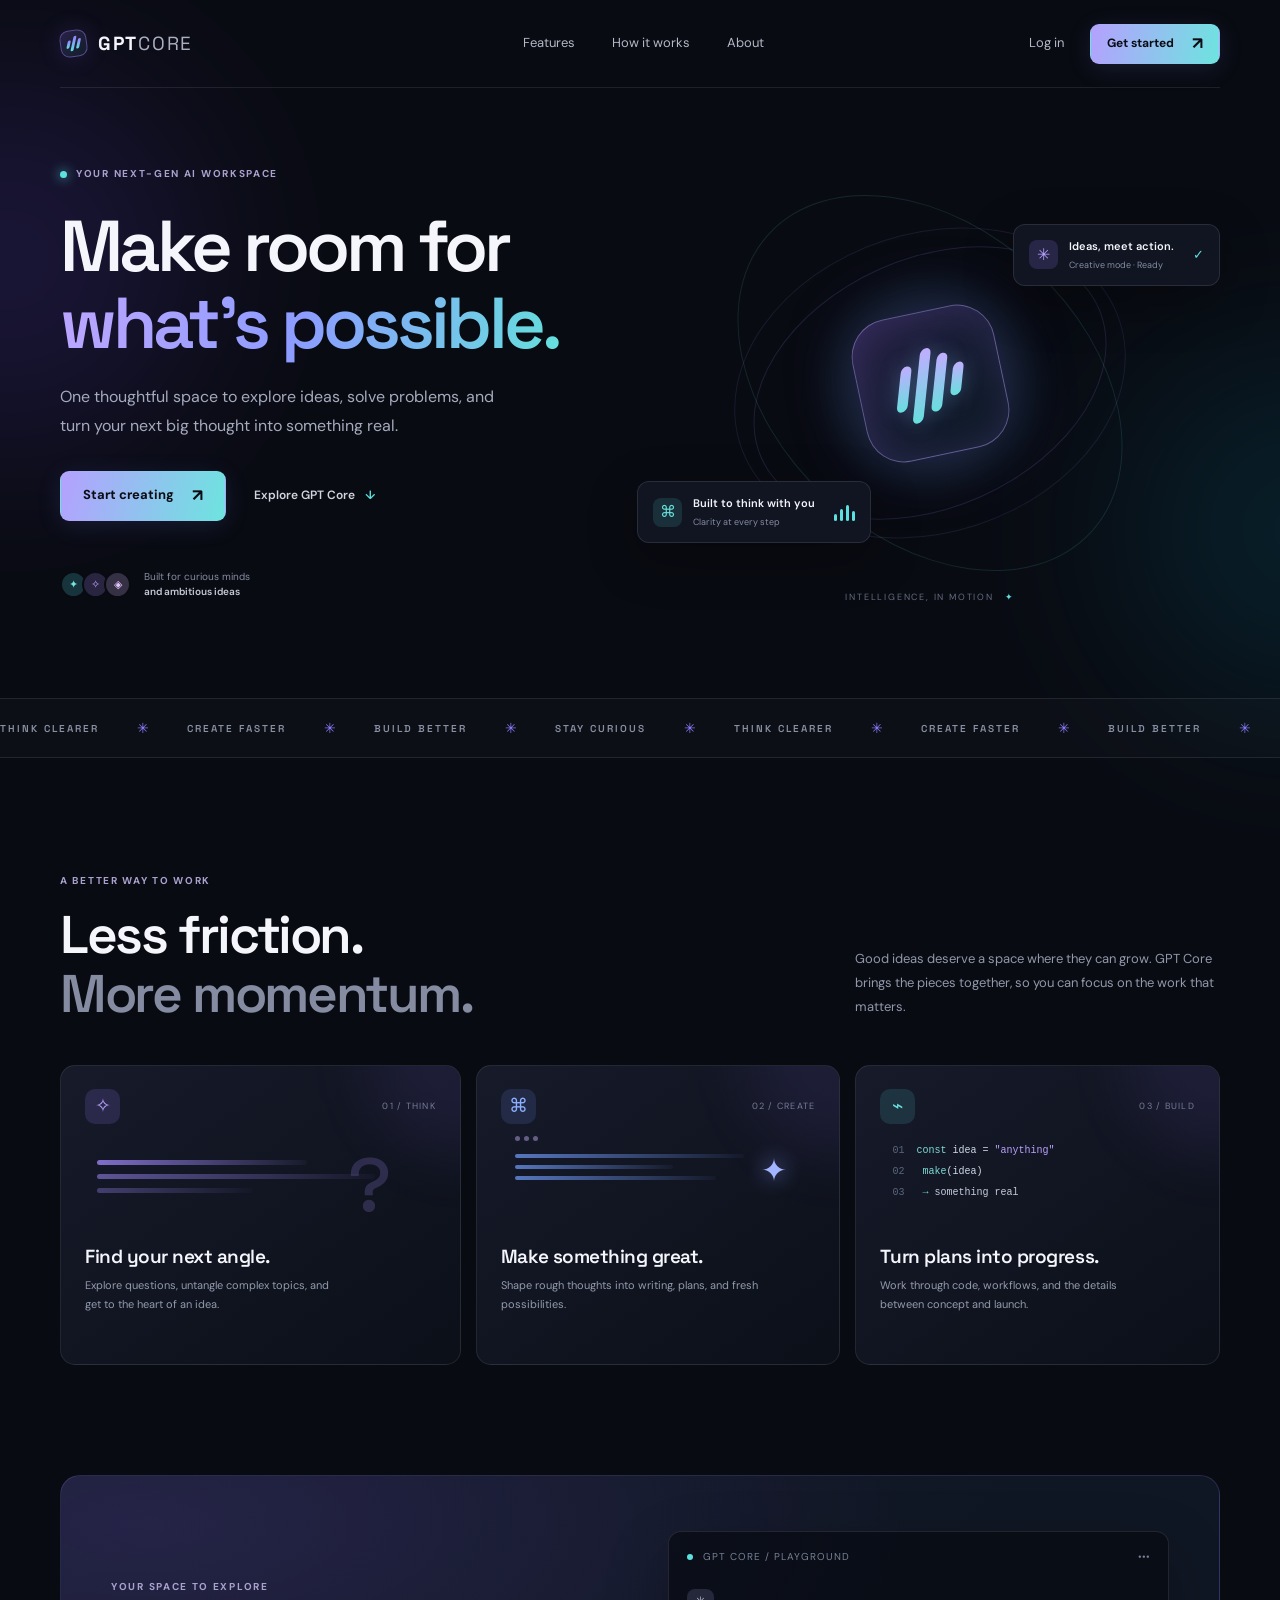
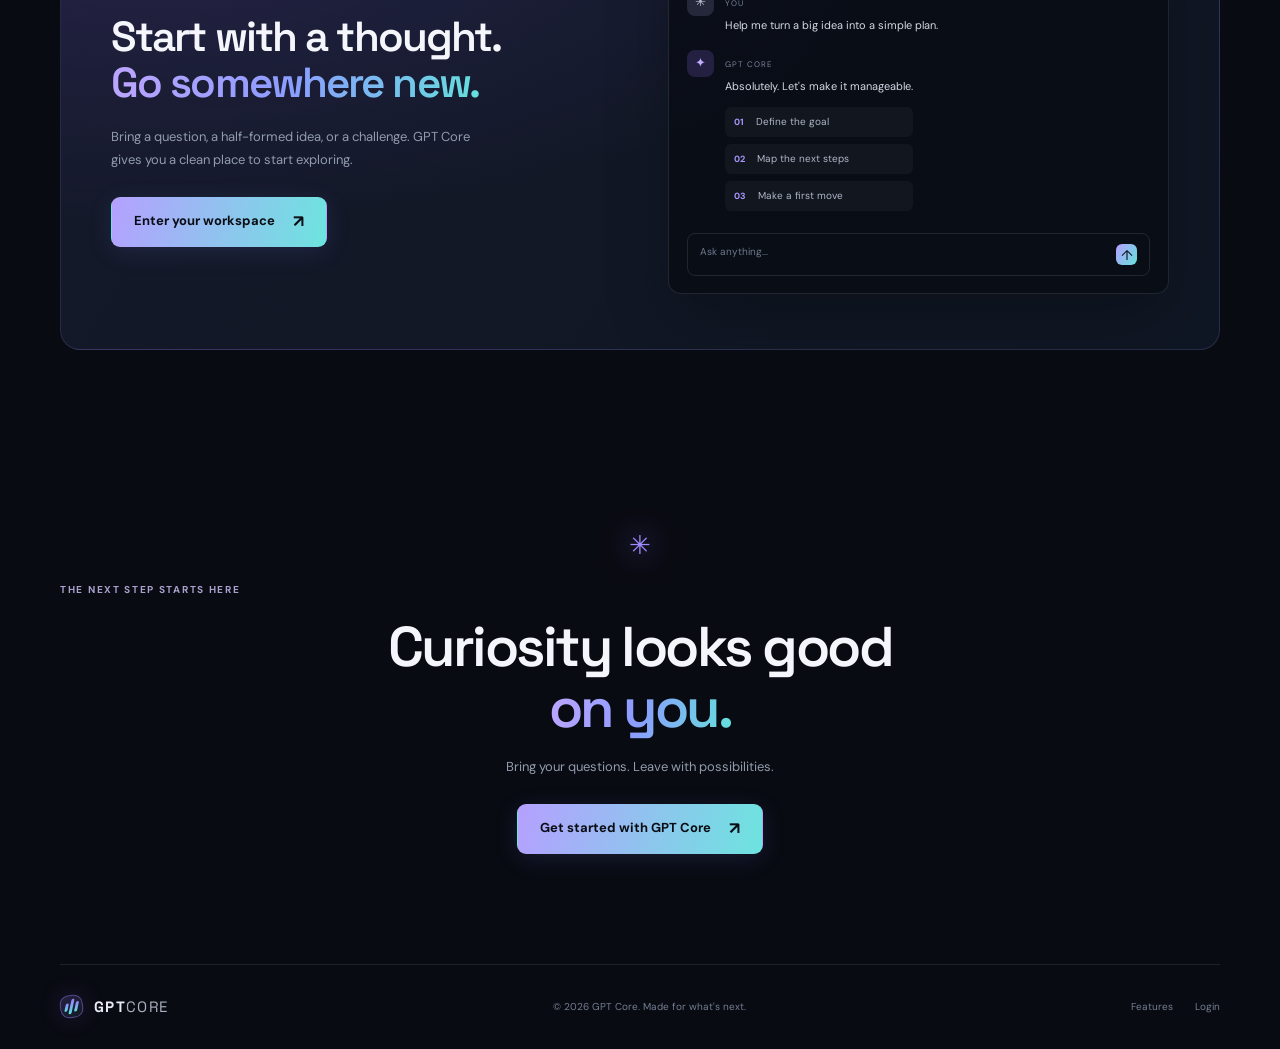
<file: index.html>
<!doctype html>
<html lang="en">
<head>
  <meta charset="utf-8">
  <meta name="viewport" content="width=device-width, initial-scale=1">
  <meta name="theme-color" content="#090b12">
  <meta name="description" content="GPT Core — a clearer way to think, create, and build with AI.">
  <title>GPT Core — Think beyond limits</title>
  <link rel="preconnect" href="https://fonts.googleapis.com">
  <link rel="preconnect" href="https://fonts.gstatic.com" crossorigin>
  <link href="https://fonts.googleapis.com/css2?family=DM+Sans:wght@400;500;600;700&family=Space+Grotesk:wght@400;500;600;700&display=swap" rel="stylesheet">
  <link rel="stylesheet" href="styles.css">
</head>
<body>
  <div class="ambient ambient-one"></div><div class="ambient ambient-two"></div>
  <header class="site-header">
    <a class="brand" href="index.html" aria-label="GPT Core home"><span class="brand-mark"><span></span><span></span><span></span></span><span>GPT<span class="brand-light">CORE</span></span></a>
    <nav class="main-nav" aria-label="Main navigation">
      <a href="#features">Features</a><a href="#how-it-works">How it works</a><a href="#about">About</a>
    </nav>
    <div class="header-actions"><a class="nav-login" href="login.html">Log in</a><a class="button button-small button-primary" href="login.html">Get started <span>↗</span></a></div>
    <button class="mobile-menu" aria-label="Toggle navigation" aria-expanded="false"><span></span><span></span></button>
  </header>

  <main>
    <section class="hero section-wrap">
      <div class="hero-copy">
        <div class="eyebrow"><span class="pulse-dot"></span> YOUR NEXT-GEN AI WORKSPACE</div>
        <h1>Make room for<br><span class="gradient-text">what's possible.</span></h1>
        <p class="hero-lede">One thoughtful space to explore ideas, solve problems, and turn your next big thought into something real.</p>
        <div class="hero-actions"><a class="button button-primary" href="login.html">Start creating <span>↗</span></a><a class="text-link" href="#features">Explore GPT Core <span>↓</span></a></div>
        <div class="hero-proof"><div class="avatar-stack"><i>✦</i><i>✧</i><i>◈</i></div><span>Built for curious minds<br><b>and ambitious ideas</b></span></div>
      </div>
      <div class="hero-visual" aria-label="Abstract AI interface illustration">
        <div class="orbit orbit-a"></div><div class="orbit orbit-b"></div><div class="orbit orbit-c"></div>
        <div class="core-glow"></div><div class="core-symbol"><span></span><span></span><span></span><span></span></div>
        <div class="float-card card-top"><span class="mini-icon violet">✳</span><div><b>Ideas, meet action.</b><small>Creative mode · Ready</small></div><span class="tiny-check">✓</span></div>
        <div class="float-card card-bottom"><span class="mini-icon cyan">⌘</span><div><b>Built to think with you</b><small>Clarity at every step</small></div><span class="signal-bars"><i></i><i></i><i></i><i></i></span></div>
        <div class="visual-caption">INTELLIGENCE, IN MOTION <span>✦</span></div>
      </div>
    </section>

    <section class="ticker" aria-label="GPT Core capabilities"><div class="ticker-track"><span>THINK CLEARER</span><i>✳</i><span>CREATE FASTER</span><i>✳</i><span>BUILD BETTER</span><i>✳</i><span>STAY CURIOUS</span><i>✳</i><span>THINK CLEARER</span><i>✳</i><span>CREATE FASTER</span><i>✳</i><span>BUILD BETTER</span><i>✳</i><span>STAY CURIOUS</span><i>✳</i></div></section>

    <section class="features section-wrap" id="features">
      <div class="section-heading"><div><div class="eyebrow">A BETTER WAY TO WORK</div><h2>Less friction.<br><span class="muted-gradient">More momentum.</span></h2></div><p>Good ideas deserve a space where they can grow. GPT Core brings the pieces together, so you can focus on the work that matters.</p></div>
      <div class="feature-grid">
        <article class="feature-card feature-large"><div class="feature-top"><span class="feature-icon purple">✧</span><span class="feature-index">01 / THINK</span></div><div class="abstract-lines"><i></i><i></i><i></i><b>?</b></div><h3>Find your next angle.</h3><p>Explore questions, untangle complex topics, and get to the heart of an idea.</p></article>
        <article class="feature-card"><div class="feature-top"><span class="feature-icon blue">⌘</span><span class="feature-index">02 / CREATE</span></div><div class="mini-window"><div class="window-dots"><i></i><i></i><i></i></div><span class="window-line w-80"></span><span class="window-line w-55"></span><span class="window-line w-70"></span><div class="window-spark">✦</div></div><h3>Make something great.</h3><p>Shape rough thoughts into writing, plans, and fresh possibilities.</p></article>
        <article class="feature-card"><div class="feature-top"><span class="feature-icon cyan">⌁</span><span class="feature-index">03 / BUILD</span></div><div class="code-art"><span>01</span><i>const</i> idea = <b>"anything"</b><br><span>02</span> <i>make</i>(idea)<br><span>03</span> <em>→</em> <strong>something real</strong></div><h3>Turn plans into progress.</h3><p>Work through code, workflows, and the details between concept and launch.</p></article>
      </div>
    </section>

    <section class="workflow section-wrap" id="how-it-works">
      <div class="workflow-panel"><div class="workflow-copy"><div class="eyebrow">YOUR SPACE TO EXPLORE</div><h2>Start with a thought.<br><span class="gradient-text">Go somewhere new.</span></h2><p>Bring a question, a half-formed idea, or a challenge. GPT Core gives you a clean place to start exploring.</p><a class="button button-primary" href="login.html">Enter your workspace <span>↗</span></a></div>
        <div class="prompt-demo"><div class="demo-head"><span class="demo-status"><i></i> GPT CORE / PLAYGROUND</span><span>•••</span></div><div class="demo-message"><span class="demo-avatar">✳</span><div><small>YOU</small><p>Help me turn a big idea into a simple plan.</p></div></div><div class="demo-reply"><span class="demo-avatar ai-avatar">✦</span><div><small>GPT CORE</small><p>Absolutely. Let's make it manageable.</p><div class="reply-steps"><span><b>01</b> Define the goal</span><span><b>02</b> Map the next steps</span><span><b>03</b> Make a first move</span></div></div></div><div class="demo-input">Ask anything... <span>↑</span></div></div>
      </div>
    </section>

    <section class="closing section-wrap" id="about"><div class="closing-star">✳</div><div class="eyebrow">THE NEXT STEP STARTS HERE</div><h2>Curiosity looks good<br><span class="gradient-text">on you.</span></h2><p>Bring your questions. Leave with possibilities.</p><a class="button button-primary" href="login.html">Get started with GPT Core <span>↗</span></a></section>
  </main>

  <footer class="site-footer"><a class="brand" href="index.html"><span class="brand-mark"><span></span><span></span><span></span></span><span>GPT<span class="brand-light">CORE</span></span></a><span>© <span id="year"></span> GPT Core. Made for what's next.</span><div><a href="#features">Features</a><a href="login.html">Login</a></div></footer>
  <script src="app.js"></script>
</body>
</html>
</file>
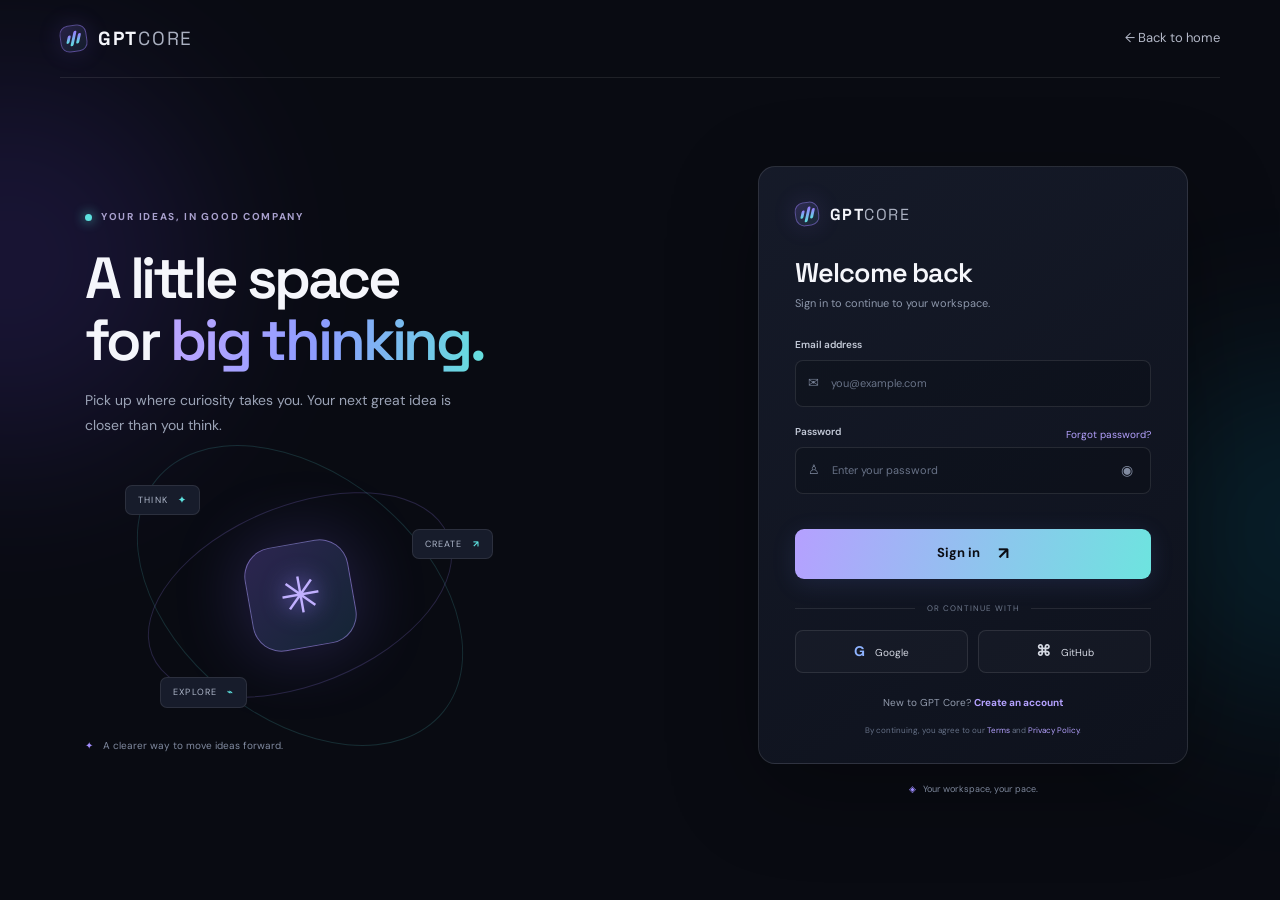
<file: login.html>
<!doctype html>
<html lang="en">
<head>
  <meta charset="utf-8">
  <meta name="viewport" content="width=device-width, initial-scale=1">
  <meta name="theme-color" content="#090b12">
  <title>Log in — GPT Core</title>
  <link rel="preconnect" href="https://fonts.googleapis.com">
  <link rel="preconnect" href="https://fonts.gstatic.com" crossorigin>
  <link href="https://fonts.googleapis.com/css2?family=DM+Sans:wght@400;500;600;700&family=Space+Grotesk:wght@400;500;600;700&display=swap" rel="stylesheet">
  <link rel="stylesheet" href="styles.css">
</head>
<body class="login-page">
  <div class="ambient ambient-one"></div><div class="ambient ambient-two"></div>
  <header class="site-header login-header"><a class="brand" href="index.html"><span class="brand-mark"><span></span><span></span><span></span></span><span>GPT<span class="brand-light">CORE</span></span></a><a class="back-home" href="index.html">← Back to home</a></header>
  <main class="login-layout">
    <section class="login-story"><div class="eyebrow"><span class="pulse-dot"></span> YOUR IDEAS, IN GOOD COMPANY</div><h1>A little space<br>for <span class="gradient-text">big thinking.</span></h1><p>Pick up where curiosity takes you. Your next great idea is closer than you think.</p><div class="story-art"><div class="story-ring ring-one"></div><div class="story-ring ring-two"></div><div class="story-core"><span>✳</span></div><div class="story-note note-one">THINK <b>✦</b></div><div class="story-note note-two">CREATE <b>↗</b></div><div class="story-note note-three">EXPLORE <b>⌁</b></div></div><div class="story-foot"><span>✦</span> A clearer way to move ideas forward.</div></section>
    <section class="login-card-wrap"><div class="login-card"><a class="brand card-brand" href="index.html"><span class="brand-mark"><span></span><span></span><span></span></span><span>GPT<span class="brand-light">CORE</span></span></a><div class="login-title"><h2>Welcome back</h2><p>Sign in to continue to your workspace.</p></div>
      <form id="login-form" novalidate>
        <label for="email">Email address</label><div class="input-wrap"><span>✉</span><input id="email" name="email" type="email" placeholder="you@example.com" autocomplete="email" required></div>
        <div class="password-label"><label for="password">Password</label><a href="#" id="forgot-link">Forgot password?</a></div><div class="input-wrap"><span>♙</span><input id="password" name="password" type="password" placeholder="Enter your password" autocomplete="current-password" required><button class="toggle-password" type="button" aria-label="Show password">◉</button></div>
        <div class="form-message" id="form-message" role="status" aria-live="polite"></div>
        <button class="button button-primary login-submit" type="submit">Sign in <span>↗</span></button>
      </form>
      <div class="login-divider"><span></span> OR CONTINUE WITH <span></span></div>
      <div class="social-buttons"><button type="button" class="social-button" data-provider="Google"><b class="google-g">G</b> Google</button><button type="button" class="social-button" data-provider="GitHub"><b class="github-mark">⌘</b> GitHub</button></div>
      <p class="signup-note">New to GPT Core? <a href="#" id="signup-link">Create an account</a></p><p class="legal-note">By continuing, you agree to our <a href="#">Terms</a> and <a href="#">Privacy Policy</a>.</p>
    </div><div class="login-secure"><span>◈</span> Your workspace, your pace.</div></section>
  </main>
  <script src="app.js"></script>
</body>
</html>
</file>
<file: styles.css>
:root{--bg:#090b12;--panel:#111522;--panel-2:#151a29;--text:#f5f6fb;--muted:#9299ac;--line:rgba(255,255,255,.09);--violet:#9a7bff;--cyan:#5de1df;--font:'DM Sans',sans-serif;--display:'Space Grotesk',sans-serif}*{box-sizing:border-box}html{scroll-behavior:smooth}body{margin:0;background:var(--bg);color:var(--text);font-family:var(--font);font-size:15px;line-height:1.6;overflow-x:hidden}a{color:inherit;text-decoration:none}button,input{font:inherit}.ambient{position:absolute;pointer-events:none;filter:blur(90px);opacity:.18;border-radius:50%;z-index:0}.ambient-one{width:380px;height:380px;background:#6544d9;top:70px;left:-180px}.ambient-two{width:340px;height:340px;background:#087e9a;top:360px;right:-190px}.site-header,.section-wrap,.site-footer,.login-layout{width:min(1160px,calc(100% - 56px));margin-inline:auto;position:relative;z-index:1}.site-header{height:88px;display:flex;align-items:center;justify-content:space-between;border-bottom:1px solid var(--line)}.brand{display:inline-flex;align-items:center;gap:11px;font:700 19px var(--display);letter-spacing:.09em}.brand-light{font-weight:400;color:#aab0c0}.brand-mark{width:27px;height:27px;display:flex;align-items:center;justify-content:center;gap:2px;border:1px solid rgba(157,128,255,.45);border-radius:9px;transform:rotate(-8deg);background:linear-gradient(145deg,rgba(151,116,255,.2),rgba(93,225,223,.08));box-shadow:0 0 24px rgba(142,110,255,.16)}.brand-mark span{width:3px;border-radius:4px;background:linear-gradient(var(--violet),var(--cyan));transform:skew(-20deg)}.brand-mark span:nth-child(1){height:8px}.brand-mark span:nth-child(2){height:15px}.brand-mark span:nth-child(3){height:10px}.main-nav{display:flex;gap:37px;margin-left:65px}.main-nav a,.nav-login,.back-home{font-size:13px;color:#b3b8c7;transition:color .2s}.main-nav a:hover,.nav-login:hover,.back-home:hover{color:white}.header-actions{display:flex;align-items:center;gap:26px}.button{min-height:50px;padding:0 22px;display:inline-flex;align-items:center;justify-content:center;gap:18px;border:1px solid transparent;border-radius:9px;font-size:13px;font-weight:700;transition:transform .2s,box-shadow .2s,border-color .2s}.button:hover{transform:translateY(-2px);box-shadow:0 10px 35px rgba(123,92,255,.2)}.button-primary{color:#0b0d14;background:linear-gradient(105deg,#b5a0ff,#6de4df);box-shadow:0 5px 24px rgba(117,142,255,.13)}.button-primary span{font-size:17px}.button-small{min-height:40px;padding:0 16px;font-size:12px}.mobile-menu{display:none;background:none;border:0}.hero{min-height:610px;display:grid;grid-template-columns:1fr 1fr;align-items:center;padding-top:45px;padding-bottom:65px}.eyebrow{font-size:10px;font-weight:700;letter-spacing:.17em;color:#a9a1ce;display:flex;align-items:center;gap:9px}.pulse-dot{width:7px;height:7px;border-radius:50%;background:var(--cyan);box-shadow:0 0 12px var(--cyan)}h1,h2,h3,p{margin-top:0}.hero h1,.login-story h1{font:600 clamp(48px,6vw,72px)/1.06 var(--display);letter-spacing:-.055em;margin:26px 0 22px}.gradient-text{background:linear-gradient(100deg,#b9a5ff 5%,#8c9cff 48%,#64e0dc 100%);-webkit-background-clip:text;background-clip:text;color:transparent}.hero-lede{max-width:455px;color:#a5aabd;font-size:16px;line-height:1.8}.hero-actions{display:flex;align-items:center;gap:28px;margin-top:30px}.text-link{font-size:12px;font-weight:600;color:#d2d5df}.text-link span{margin-left:7px;color:var(--cyan)}.hero-proof{display:flex;align-items:center;gap:13px;margin-top:48px;color:#858da2;font-size:10px;line-height:1.55}.hero-proof b{color:#c6cad5;font-weight:600}.avatar-stack{display:flex}.avatar-stack i{width:27px;height:27px;margin-left:-5px;border:2px solid var(--bg);border-radius:50%;display:grid;place-items:center;font-style:normal;font-size:11px;background:#292440;color:#c2b2ff}.avatar-stack i:first-child{margin-left:0;background:#17333b;color:#73e3df}.avatar-stack i:last-child{background:#353044;color:#e2c4ff}.hero-visual{height:470px;position:relative;display:grid;place-items:center}.orbit{position:absolute;border:1px solid rgba(159,142,255,.15);border-radius:50%;transform:rotate(-24deg)}.orbit-a{width:370px;height:250px}.orbit-b{width:440px;height:310px;transform:rotate(43deg);border-color:rgba(93,225,223,.13)}.orbit-c{width:300px;height:400px;transform:rotate(72deg);border-color:rgba(159,142,255,.11)}.core-glow{position:absolute;width:230px;height:230px;border-radius:50%;background:radial-gradient(circle,rgba(139,111,255,.3),rgba(56,196,207,.08) 50%,transparent 72%);filter:blur(12px)}.core-symbol{width:145px;height:145px;border-radius:38px;position:relative;display:flex;align-items:center;justify-content:center;gap:7px;background:linear-gradient(145deg,#282248,#111b2a 75%);border:1px solid rgba(185,164,255,.45);box-shadow:inset 0 0 35px rgba(154,123,255,.15),0 0 75px rgba(123,104,255,.22);transform:rotate(-12deg)}.core-symbol span{height:44px;width:11px;border-radius:8px;background:linear-gradient(180deg,#c3adff,#66e0dd);box-shadow:0 0 20px rgba(130,198,255,.35);transform:skew(-18deg)}.core-symbol span:nth-child(2){height:72px}.core-symbol span:nth-child(3){height:56px}.core-symbol span:nth-child(4){height:32px}.float-card{position:absolute;z-index:2;display:flex;align-items:center;gap:11px;padding:13px 15px;background:rgba(19,23,37,.88);border:1px solid rgba(255,255,255,.1);border-radius:12px;box-shadow:0 15px 50px rgba(0,0,0,.28);backdrop-filter:blur(16px)}.float-card b{display:block;font-size:11px;font-weight:600}.float-card small{display:block;color:#858da2;font-size:9px;margin-top:2px}.card-top{top:76px;right:0}.card-bottom{bottom:75px;left:-3px}.mini-icon{width:29px;height:29px;border-radius:8px;display:grid;place-items:center;font-size:16px}.violet{background:rgba(154,123,255,.17);color:#b7a2ff}.cyan{background:rgba(93,225,223,.13);color:#69e0dc}.tiny-check{color:var(--cyan);font-size:13px;margin-left:8px}.signal-bars{display:flex;align-items:end;gap:3px;height:18px;margin-left:8px}.signal-bars i{width:3px;border-radius:4px;background:var(--cyan)}.signal-bars i:nth-child(1){height:7px}.signal-bars i:nth-child(2){height:12px}.signal-bars i:nth-child(3){height:16px}.signal-bars i:nth-child(4){height:10px}.visual-caption{position:absolute;bottom:14px;font-size:9px;letter-spacing:.2em;color:#656d80}.visual-caption span{color:var(--cyan);margin-left:7px}.ticker{overflow:hidden;border-block:1px solid var(--line);background:rgba(255,255,255,.015)}.ticker-track{width:max-content;display:flex;align-items:center;gap:38px;padding:18px 0;animation:marquee 32s linear infinite}.ticker-track span{font:600 10px var(--display);letter-spacing:.2em;color:#8990a3}.ticker-track i{font-style:normal;color:#8e7bff;font-size:14px}@keyframes marquee{to{transform:translateX(-50%)}}.features{padding-top:115px;padding-bottom:110px}.section-heading{display:flex;justify-content:space-between;align-items:end;margin-bottom:42px}.section-heading h2,.workflow h2,.closing h2{font:600 clamp(37px,4.5vw,53px)/1.1 var(--display);letter-spacing:-.045em;margin:17px 0 0}.muted-gradient{color:#858ca2}.section-heading>p{max-width:365px;color:#9098aa;font-size:13px;line-height:1.85;margin:0 0 4px}.feature-grid{display:grid;grid-template-columns:1.1fr 1fr 1fr;gap:15px}.feature-card{min-height:300px;padding:23px 24px 25px;border:1px solid var(--line);border-radius:15px;background:linear-gradient(145deg,rgba(24,29,45,.88),rgba(13,16,26,.9));position:relative;overflow:hidden}.feature-card:after{content:"";position:absolute;width:190px;height:190px;right:-100px;top:-100px;border-radius:50%;background:rgba(139,109,255,.09);filter:blur(30px)}.feature-top{display:flex;align-items:center;justify-content:space-between}.feature-icon{width:35px;height:35px;border-radius:10px;display:grid;place-items:center;font-size:19px}.purple{background:rgba(154,123,255,.16);color:#b7a2ff}.blue{background:rgba(111,151,255,.14);color:#8cafff}.feature-index{font-size:9px;letter-spacing:.14em;color:#737d92}.feature-card h3{font:600 19px var(--display);letter-spacing:-.025em;margin:15px 0 7px}.feature-card p{font-size:11px;line-height:1.75;color:#929bad;max-width:260px;margin:0}.abstract-lines{height:105px;position:relative;display:flex;flex-direction:column;justify-content:center;gap:9px;padding-left:12px}.abstract-lines i{height:5px;border-radius:8px;background:linear-gradient(90deg,rgba(162,139,255,.75),rgba(162,139,255,.04));width:62%}.abstract-lines i:nth-child(2){width:82%;opacity:.7}.abstract-lines i:nth-child(3){width:46%;opacity:.45}.abstract-lines b{position:absolute;right:45px;top:13px;font:500 75px var(--display);color:rgba(170,146,255,.2)}.mini-window{height:105px;margin-top:0;padding:12px 14px;position:relative}.window-dots{display:flex;gap:4px;margin-bottom:13px}.window-dots i{width:5px;height:5px;border-radius:50%;background:#655d83}.window-line{display:block;height:4px;border-radius:5px;background:linear-gradient(90deg,rgba(115,158,255,.7),rgba(115,158,255,.04));margin:7px 0}.w-80{width:80%}.w-55{width:55%}.w-70{width:70%}.window-spark{position:absolute;right:28px;top:22px;font-size:31px;color:#a4b6ff;text-shadow:0 0 22px #8e9dff}.code-art{height:105px;padding:16px 12px;font:10px/2.1 monospace;color:#d1d8e8}.code-art span{color:#5b657b;margin-right:12px}.code-art i{font-style:normal;color:#7edbd5}.code-art b{color:#b9a1ff;font-weight:500}.code-art em{font-style:normal;color:#6ee1d9}.code-art strong{font-weight:500;color:#c5ccdc}.workflow{padding-bottom:110px}.workflow-panel{padding:55px 50px;border:1px solid rgba(161,143,255,.16);border-radius:20px;background:radial-gradient(ellipse at 8% 10%,rgba(121,91,226,.16),transparent 50%),linear-gradient(120deg,#15192a,#101724 70%);display:grid;grid-template-columns:1fr 1fr;gap:55px;align-items:center;overflow:hidden}.workflow-copy h2{font-size:42px;margin:19px 0}.workflow-copy p{max-width:390px;color:#929bad;font-size:13px;line-height:1.8;margin-bottom:25px}.prompt-demo{border:1px solid rgba(255,255,255,.1);border-radius:13px;background:rgba(7,10,17,.68);padding:17px 18px;box-shadow:0 25px 65px rgba(0,0,0,.24)}.demo-head{display:flex;justify-content:space-between;color:#778196;font-size:10px;margin-bottom:24px}.demo-status{letter-spacing:.1em}.demo-status i{display:inline-block;width:6px;height:6px;border-radius:50%;background:var(--cyan);margin-right:6px}.demo-message,.demo-reply{display:flex;gap:11px;margin:15px 0}.demo-avatar{flex:0 0 27px;width:27px;height:27px;display:grid;place-items:center;border-radius:8px;background:#24283a;color:#c6c9d9;font-size:13px}.ai-avatar{background:rgba(147,119,255,.18);color:#c1adff}.demo-message small,.demo-reply small{font-size:8px;letter-spacing:.14em;color:#788298}.demo-message p,.demo-reply p{font-size:11px;color:#d4d8e4;margin:4px 0 0}.reply-steps{display:grid;gap:7px;margin-top:12px}.reply-steps span{font-size:10px;color:#aeb6c8;padding:7px 9px;border-radius:6px;background:rgba(255,255,255,.035)}.reply-steps b{font-size:9px;color:#a997ff;margin-right:9px}.demo-input{margin-top:22px;border:1px solid rgba(255,255,255,.1);border-radius:8px;padding:10px 12px;color:#6f788c;font-size:10px;display:flex;justify-content:space-between}.demo-input span{background:linear-gradient(120deg,#b6a0ff,#65e1dc);color:#111522;width:21px;height:21px;border-radius:6px;display:grid;place-items:center;font-size:14px}.closing{text-align:center;padding:65px 0 110px}.closing-star{font-size:26px;color:#9f8aff;margin-bottom:15px;text-shadow:0 0 30px #947dff}.closing h2{font-size:56px;margin:18px 0}.closing p{font-size:13px;color:#929bad;margin:17px 0 26px}.site-footer{border-top:1px solid var(--line);min-height:85px;display:flex;align-items:center;justify-content:space-between;color:#747e92;font-size:10px}.site-footer .brand{color:#e9ebf3;font-size:15px}.site-footer .brand-mark{width:23px;height:23px}.site-footer>div{display:flex;gap:22px}.site-footer a:hover{color:#fff}
.login-page{min-height:100vh}.login-header{height:78px}.login-layout{min-height:calc(100vh - 78px);display:grid;grid-template-columns:1fr .85fr;align-items:center;gap:85px;padding-top:35px;padding-bottom:50px}.login-story{padding:25px 0 25px 25px}.login-story h1{font-size:58px;margin:23px 0 17px}.login-story>p{max-width:390px;color:#9ba3b6;font-size:14px;line-height:1.8}.story-art{height:285px;max-width:430px;position:relative;display:grid;place-items:center;margin-top:12px}.story-ring{position:absolute;border:1px solid rgba(158,137,255,.2);border-radius:50%;transform:rotate(-22deg)}.ring-one{width:320px;height:180px}.ring-two{width:370px;height:245px;transform:rotate(39deg);border-color:rgba(93,225,223,.16)}.story-core{width:105px;height:105px;display:grid;place-items:center;border-radius:29px;background:linear-gradient(140deg,#2c2550,#142535);border:1px solid rgba(176,154,255,.5);box-shadow:0 0 70px rgba(132,106,255,.25);transform:rotate(-10deg)}.story-core span{font-size:50px;color:#c1b0ff;text-shadow:0 0 24px #947bff}.story-note{position:absolute;padding:7px 12px;border-radius:7px;background:#171c2b;border:1px solid var(--line);font-size:9px;letter-spacing:.13em;color:#aeb7ca}.story-note b{color:var(--cyan);margin-left:7px}.note-one{top:32px;left:40px}.note-two{right:22px;top:76px}.note-three{bottom:30px;left:75px}.story-foot{font-size:10px;color:#818ba0}.story-foot span{color:#a48eff;margin-right:7px}.login-card-wrap{display:flex;flex-direction:column;align-items:center}.login-card{width:min(100%,430px);padding:34px 36px 27px;border:1px solid rgba(255,255,255,.11);border-radius:17px;background:linear-gradient(145deg,rgba(22,27,42,.97),rgba(14,18,29,.98));box-shadow:0 25px 90px rgba(0,0,0,.3)}.card-brand{font-size:16px}.card-brand .brand-mark{width:24px;height:24px}.login-title{margin:29px 0 24px}.login-title h2{font:600 27px var(--display);letter-spacing:-.04em;margin:0 0 5px}.login-title p{font-size:11px;color:#8d97ab;margin:0}.login-card form label{font-size:10px;font-weight:600;color:#c4cad8;display:block;margin-bottom:7px}.input-wrap{height:47px;display:flex;align-items:center;gap:10px;border:1px solid rgba(255,255,255,.1);border-radius:8px;padding:0 12px;background:rgba(5,8,14,.25);margin-bottom:17px;color:#778196}.input-wrap:focus-within{border-color:rgba(158,137,255,.65);box-shadow:0 0 0 3px rgba(158,137,255,.08)}.input-wrap>span{font-size:13px}.input-wrap input{min-width:0;flex:1;background:none;border:0;outline:0;color:#f4f5fa;font-size:11px}.input-wrap input::placeholder{color:#687287}.password-label{display:flex;justify-content:space-between;align-items:center}.password-label a,.signup-note a,.legal-note a{font-size:10px;color:#b5a2ff}.password-label a:hover,.signup-note a:hover,.legal-note a:hover{text-decoration:underline}.toggle-password{border:0;background:none;color:#818ba0;padding:5px;cursor:pointer;font-size:14px}.login-submit{width:100%;margin-top:5px;border:0;cursor:pointer}.form-message{min-height:15px;margin:-7px 0 5px;font-size:10px;color:#ff9b9b}.login-divider{display:flex;align-items:center;gap:12px;color:#6e788c;font-size:8px;letter-spacing:.13em;margin:23px 0 15px}.login-divider span{height:1px;flex:1;background:var(--line)}.social-buttons{display:grid;grid-template-columns:1fr 1fr;gap:10px}.social-button{height:43px;border:1px solid rgba(255,255,255,.1);border-radius:8px;background:rgba(255,255,255,.025);color:#d4d8e2;font-size:10px;cursor:pointer;transition:background .2s,border-color .2s}.social-button:hover{background:rgba(255,255,255,.07);border-color:rgba(255,255,255,.22)}.google-g{font-size:14px;color:#8eb3ff;margin-right:7px}.github-mark{font-size:15px;margin-right:7px}.signup-note{text-align:center;font-size:10px;color:#929bad;margin:22px 0 13px}.signup-note a{font-weight:700}.legal-note{text-align:center;font-size:8px;color:#667187;margin:0}.legal-note a{font-size:8px}.login-secure{font-size:9px;color:#7d879b;margin-top:18px}.login-secure span{color:#9d8bff;margin-right:5px}
@media(max-width:900px){.main-nav{gap:20px;margin-left:0}.hero{grid-template-columns:1fr 1fr}.hero-visual{transform:scale(.88)}.workflow-panel{gap:25px;padding:42px 30px}.login-layout{gap:30px}.login-story{padding-left:0}.login-story h1{font-size:49px}}
@media(max-width:700px){.site-header,.section-wrap,.site-footer,.login-layout{width:min(100% - 36px,540px)}.site-header{height:72px}.main-nav{display:none;position:absolute;top:71px;left:0;right:0;padding:18px;background:#131827;border:1px solid var(--line);border-radius:10px;flex-direction:column;gap:14px;z-index:5}.main-nav.open{display:flex}.header-actions{margin-left:auto;margin-right:15px;gap:14px}.nav-login{font-size:11px}.button-small{min-height:36px;padding:0 11px;font-size:10px}.mobile-menu{display:flex;flex-direction:column;gap:5px;padding:8px}.mobile-menu span{width:19px;height:2px;background:#cbd1df;border-radius:4px}.hero{grid-template-columns:1fr;padding-top:70px;padding-bottom:40px;min-height:0}.hero h1{font-size:55px}.hero-lede{font-size:14px}.hero-visual{height:355px;transform:scale(.82);margin:-5px -25px 0}.card-top{right:3px;top:35px}.card-bottom{left:0;bottom:35px}.features{padding-top:75px;padding-bottom:75px}.section-heading{display:block}.section-heading>p{margin-top:20px}.feature-grid{grid-template-columns:1fr}.feature-card{min-height:270px}.workflow{padding-bottom:75px}.workflow-panel{grid-template-columns:1fr;padding:32px 22px;gap:25px}.workflow-copy h2{font-size:36px}.prompt-demo{padding:15px 12px}.closing{padding:50px 0 75px}.closing h2{font-size:45px}.site-footer{padding:20px 0;gap:12px;flex-wrap:wrap}.site-footer>span{order:3;width:100%}.login-layout{grid-template-columns:1fr;gap:20px;padding-top:35px}.login-story{padding:0}.login-story h1{font-size:43px;margin:15px 0 12px}.login-story>p{font-size:12px}.story-art{height:175px;margin-top:0;transform:scale(.78);transform-origin:center}.story-foot{display:none}.login-card{padding:27px 23px}.login-header .back-home{font-size:11px}}
@media(prefers-reduced-motion:reduce){*,*:before,*:after{scroll-behavior:auto!important;animation-duration:.01ms!important;animation-iteration-count:1!important;transition-duration:.01ms!important}}
</file>
